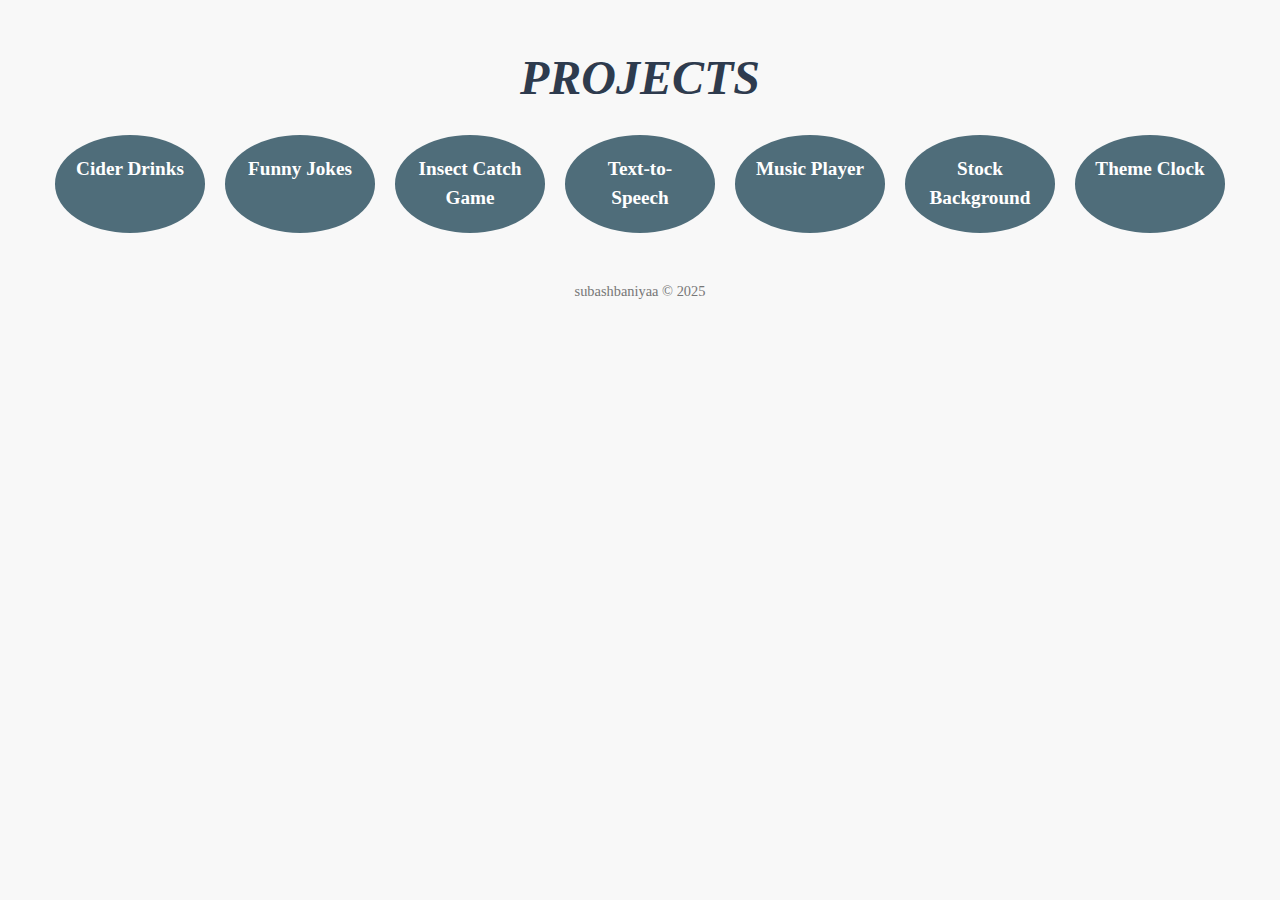
<file: index.html>
<!DOCTYPE html>
<html lang="en">
<head>
  <meta charset="UTF-8">
  <meta name="viewport" content="width=device-width, initial-scale=1.0">
  <title>Projects</title>
  <style>
    * {
      margin: 0;
      padding: 0;
      box-sizing: border-box;
    }

    body {
      font-family: 'Georgia', serif;
      background-color: #f8f8f8;
      color: #333;
      text-align: center;
      padding: 50px 20px;
    }

    h1 {
      font-size: 3em;
      color: #2e3b4e;
      margin-bottom: 30px;
      font-style: italic;
    }

    .projects {
      display: flex;
      flex-wrap: wrap;
      justify-content: center;
      gap: 20px;
      margin-top: 30px;
    }

    .project-box {
      background-color: #4f6d7a;
      color: white;
      width: 150px;
      padding: 20px;
      border-radius: 50%;
      text-decoration: none;
      font-size: 1.2em;
      font-weight: bold;
      line-height: 1.5;
      transition: transform 0.3s ease, background-color 0.3s ease;
    }

    .project-box:hover {
      background-color: #3a4c59;
      transform: translateY(-5px);
    }

    footer {
      margin-top: 50px;
      font-size: 0.9em;
      color: #777;
    }

    footer a {
      color: #777;
      text-decoration: none;
    }

    footer a:hover {
      color: #2e3b4e;
    }
  </style>
</head>
<body>

  <header>
    <h1>PROJECTS</h1>
  </header>

  <section class="projects">
    <a href="cider-drinks/index.html" target="_blank" class="project-box">Cider Drinks</a>
    <a href="funny-jokes/index.html" target="_blank" class="project-box">Funny Jokes</a>
    <a href="insect-catch-game/index.html" target="_blank" class="project-box">Insect Catch Game</a>
    <a href="text-to-speech/index.html" target="_blank" class="project-box">Text-to-Speech</a>
    <a href="music-player/index.html" target="_blank" class="project-box">Music Player</a>
    <a href="stock-bg/index.html" target="_blank" class="project-box">Stock Background</a>
    <a href="theme-clock/index.html" target="_blank" class="project-box">Theme Clock</a>
  </section>

  <footer>
    <p>subashbaniyaa &copy; 2025</p>
  </footer>

</body>
</html>
</file>
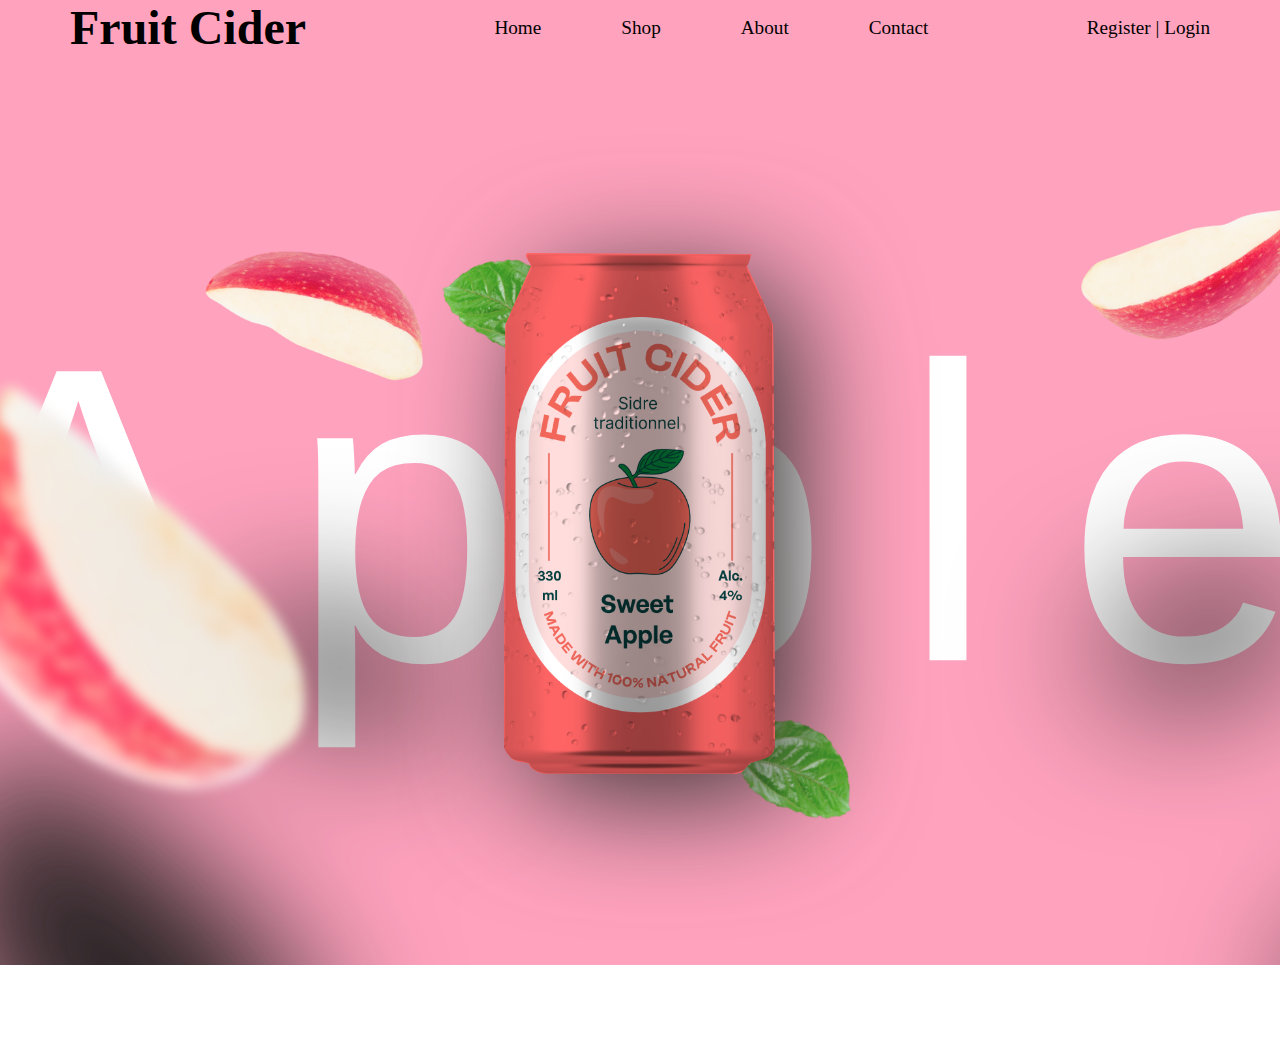
<file: cider-drinks/index.html>
<!DOCTYPE html>
<html lang="en">
<head>
    <meta charset="UTF-8">
    <meta name="viewport" content="width=device-width, initial-scale=1.0">
    <title>3D Carausel</title>
    <link rel="stylesheet" href="style.css">
</head>
<body>
    <header>
        <nav>
            <h3>F<span>r</span>u<span>i</span>t</span> C<span>i</span>d<span>e</span>r</h3>
            <div class="nav_links">
                <p>Home</p>
                <p>Shop</p>
                <p>About</p>
                <p>Contact</p>
            </div>
            <div class="register">
                Register  |  Login
            </div>
        </nav>
    </header>
    <div class="wrapper">
        <div class="can-upper">
            <div class="can"></div>
        </div>
        <div class="minty">
            <img id="minty1" src="./Assets/Minty-left.png" alt="mint-leaf">
            <img id="minty2" src="./Assets/Minty-right.png" alt="mint-leaf">
        </div>
        <div class="text">
            <div class="text1">Pear</div>
            <div class="text2">Apple</div>
            <div class="text3">Exotic</div>
        </div>
        <div class="carousel">
            <div class="car car-1">
                <img id="exotic-1" src="./Assets/Fruits/Exo.png" alt="exotics">
                <img id="exotic-2" src="./Assets/Fruits/Exo-muleft.png" alt="exotics">
                <img id="exotic-3" src="./Assets/Fruits/Exo-muleft.png" alt="exotics">
                <img id="exotic-4" src="./Assets/Fruits/Exo.png" alt="exotics">
            </div>
            <div class="car car-2">
                <img id="apple-1" src="./Assets/Fruits/Apple-big.png" alt="apples">
                <img id="apple-2" src="./Assets/Fruits/Apple-best.png" alt="apples">
                <img id="apple-3" src="./Assets/Fruits/Apple-best.png" alt="apples">
                <img id="apple-4" src="./Assets/Fruits/Apple-skew.png" alt="apples">
            </div>
            <div class="car car-3">
                <img id="pear-1" src="./Assets/Fruits/Pear-main.png" alt="pears">
                <img id="pear-2" src="./Assets/Fruits/Pear-2.png" alt="pears">
                <img id="pear-3" src="./Assets/Fruits/Pear-2.png" alt="pears">
                <img id="pear-4" src="./Assets/Fruits/Pear-main.png" alt="pears">
            </div>
        </div>
    </div>
    <script src="index.js"></script>
</body>
</html>
</file>
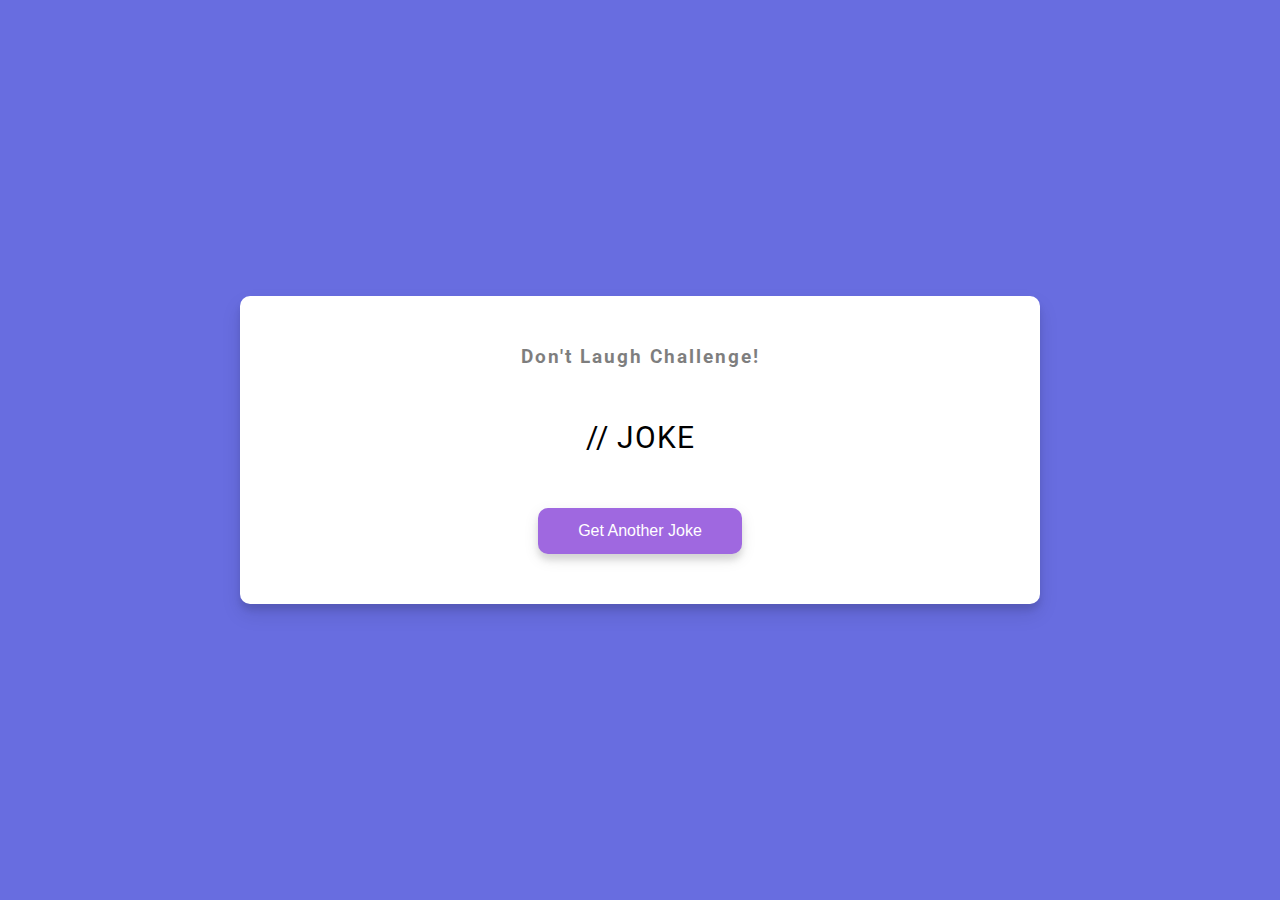
<file: funny-jokes/index.html>
<!DOCTYPE html>
<html lang="en">
  <head>
    <meta charset="UTF-8" />
    <meta name="viewport" content="width=device-width, initial-scale=1.0" />
    <link rel="stylesheet" href="style.css" />
    <title>Jokes</title>
  </head>
  <body>
    <div class="container">
      <h3>Don't Laugh Challenge!</h3>
      <div id="joke" class="joke">// JOKE</div>
      <button id="jokeBtn" class="btn">Get Another Joke</button>
    </div>
    <script src="script.js"></script>
  </body>
</html>
</file>
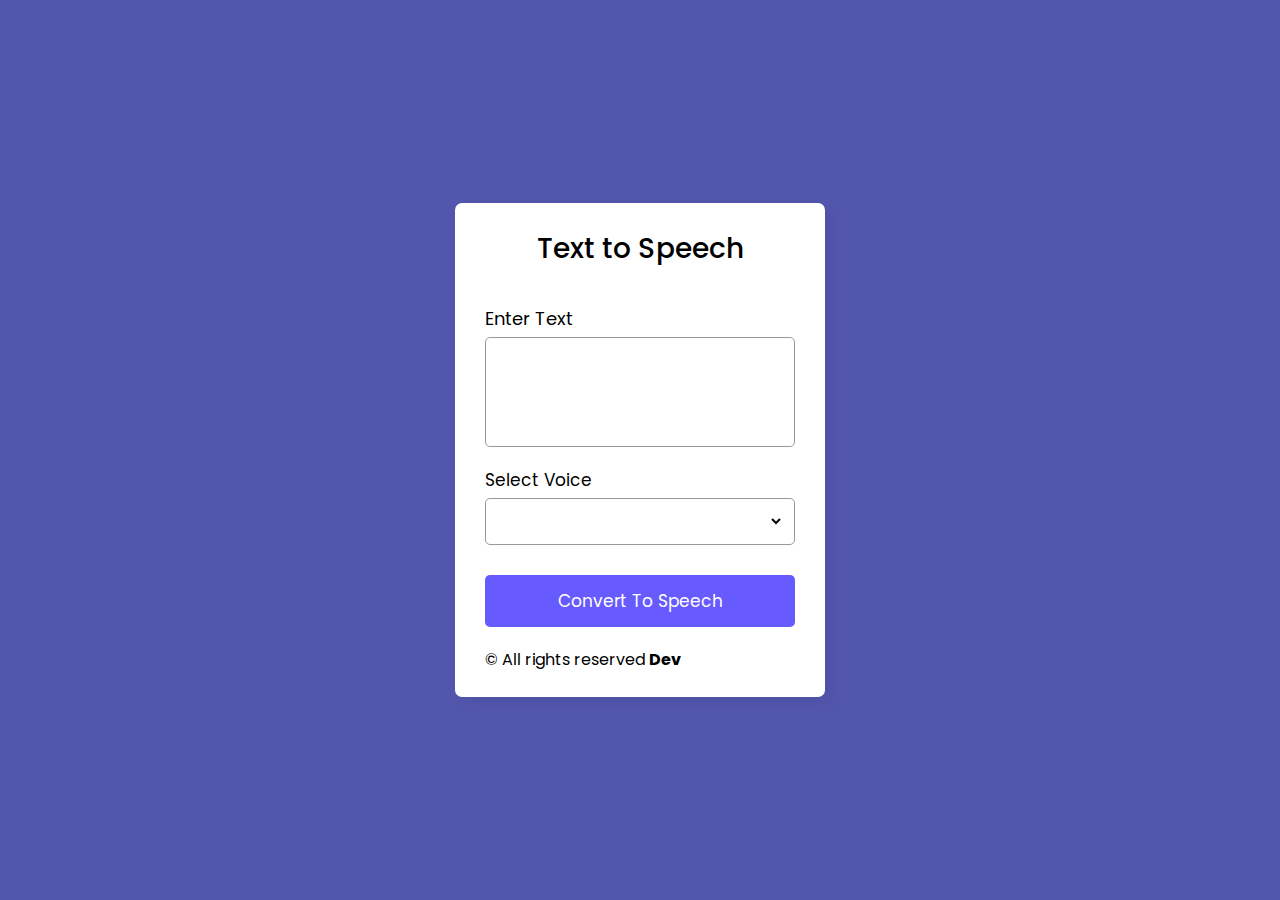
<file: text-to-speech/index.html>
<!DOCTYPE html>
<html lang="en">
  <head>
    <meta charset="UTF-8" />
    <meta http-equiv="X-UA-Compatible" content="IE=edge" />
    <meta name="viewport" content="width=device-width, initial-scale=1.0" />
    <title>Text to Speech</title>
    <link rel="stylesheet" href="style.css" />
  </head>
  <body>
    <div class="wrapper">
      <header>Text to Speech</header>
      <form action="#">
        <div class="row">
          <label> Enter Text </label>
          <textarea></textarea>
        </div>
        <div class="row">
          <label> Select Voice </label>
          <div class="outer">
            <select></select>
          </div>
        </div>
        <button type="submit">Convert To Speech</button>
      </form>
      <div class="class_footer">
        <p> © All rights reserved <b>Dev</b> </p>
      </div>
    </div>

    <script>
      document.addEventListener("DOMContentLoaded", () => {
        const textarea = document.querySelector("textarea"),
          voiceList = document.querySelector("select"),
          speechBtn = document.querySelector("button");

        let synth = speechSynthesis,
          isSpeaking = true;

        // Function to populate the voice list
        function voices() {
          voiceList.innerHTML = ""; // Clear the previous list before updating
          for (let voice of synth.getVoices()) {
            let selected = voice.name === "Google US English" ? "selected" : "";
            let option = `<option value="${voice.name}" ${selected}>${voice.name} (${voice.lang})</option>`;
            voiceList.insertAdjacentHTML("beforeend", option);
          }
        }

        // Populate the voices when voices are loaded/changed
        synth.addEventListener("voiceschanged", voices);

        // Function to convert text to speech
        function textToSpeech(text) {
          let utterance = new SpeechSynthesisUtterance(text);
          for (let voice of synth.getVoices()) {
            if (voice.name === voiceList.value) {
              utterance.voice = voice;
            }
          }
          synth.speak(utterance);
        }

        // Handle the button click to convert text to speech
        speechBtn.addEventListener("click", (e) => {
          e.preventDefault(); // Prevent form submission
          if (textarea.value !== "") {
            if (!synth.speaking) {
              textToSpeech(textarea.value);
            }
            if (textarea.value.length > 80) {
              setInterval(() => {
                if (!synth.speaking && !isSpeaking) {
                  isSpeaking = true;
                  speechBtn.innerText = "Convert To Speech";
                }
              }, 500);

              if (isSpeaking) {
                synth.resume();
                isSpeaking = false;
                speechBtn.innerText = "Pause Speech";
              } else {
                synth.pause();
                isSpeaking = true;
                speechBtn.innerText = "Resume Speech";
              }
            } else {
              speechBtn.innerText = "Convert To Speech";
            }
          }
        });

        // Call voices function initially to populate the list
        voices();
      });
    </script>
  </body>
</html>
</file>
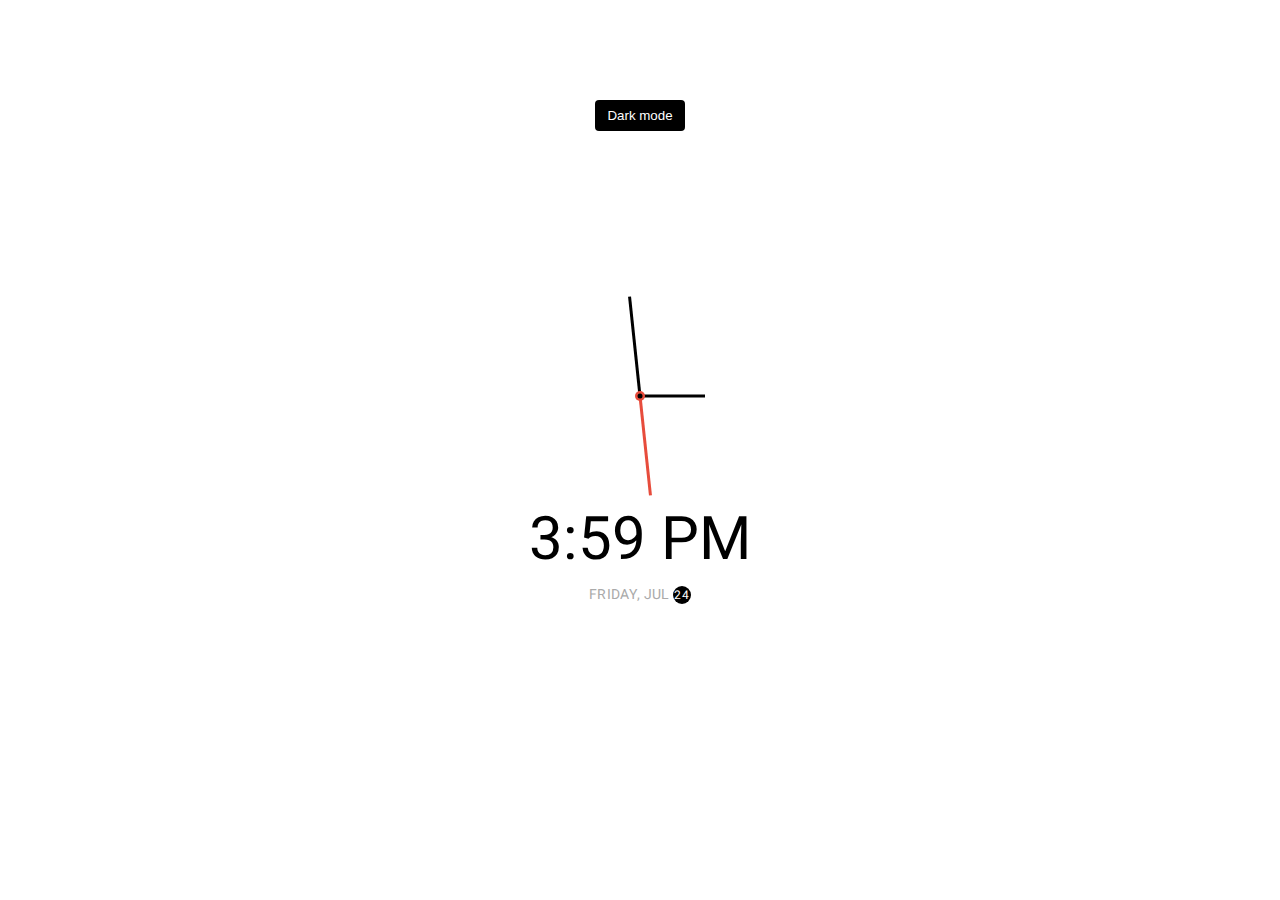
<file: theme-clock/index.html>
<!DOCTYPE html>
<html lang="en">
  <head>
    <meta charset="UTF-8" />
    <meta name="viewport" content="width=device-width, initial-scale=1.0" />
    <link rel="stylesheet" href="style.css" />
    <title>Theme Clock</title>
  </head>
  <body>
    <!-- Inspired by this dribbble shot https://dribbble.com/shots/5958443-Alarm-clock -->

    <button class="toggle">Dark mode</button>

    <div class="clock-container">
      <div class="clock">
        <div class="needle hour"></div>
        <div class="needle minute"></div>
        <div class="needle second"></div>
        <div class="center-point"></div>
      </div>

      <div class="time"></div>
      <div class="date"></div>
    </div>

    <script src="script.js"></script>
  </body>
</html>
</file>
<file: cider-drinks/style.css>
*{
  margin:0;
  padding:0;
  box-sizing:border-box;
  overflow: hidden;
  cursor:url(https://ani.cursors-4u.net/cursors/cur-13/cur1159.ani), url(https://ani.cursors-4u.net/cursors/cur-13/cur1159.png), auto !important;
}
header{
  width: 100%;
  z-index: 10;
  position: relative;
  margin-top: -10px;
}
nav{
  display: flex;
  font-size: 1.2em;
  align-items: center;
  justify-content: space-between;
  margin: 10px 40px;
}
h3{
  font-size: 3rem;
  margin: 0 30px;
  animation: colorChange 1s ease-in-out 1s infinite ;
  animation: name duration timing-function;
}
span{
  animation: colorC 1s ease-out 1s infinite ;
}
@keyframes colorC {
  0%{
      color: #0a0a0a;
  }50%{
      color: red;
  }100%{
      color: #0d0d0d;
  }
}
@keyframes colorChange {
  0%{
      color: red;
  }50%{
      color: #0a0a0a;
  }100%{
      color: red;
  }
}
.nav_links{
  display: flex;
  align-items: center;
  justify-content: center;
}
h3, .nav_links>p, .register{
  cursor: pointer;
}
.nav_links > p{
  padding: 0 40px;
}
.nav_links > p:hover, .register:hover{
  transform: scale(1.1);
  color:#826969;
}
.register{
  margin: 0 30px 0 0;
}
.wrapper{
  position: relative;
  width: 100dvw;
  height: 100dvh;
  display: flex;
  align-items: center;
  justify-content: center;
  background: url("./Assets/Backimage.png");
  background-position: 50%;
  transition: all 1s;
  transform: scale(1.2);
}
.can-upper{
  width: 285px;
  height: 550px;
  filter: drop-shadow(20px 20px 50px #373333);
  z-index: 4;
  transition: all 1s;
}
.can-upper:hover{
  transform: rotate(20deg);
}
.can{
  height: 550px;
  width: 285px;
  background: url("./Assets/can.png"), url("./Assets/Labels.png");
  transform: scale(0.8);
  background-size: cover, 300% 120%;
  background-position: center, 50%;
  transition: all 1s;
  background-blend-mode: multiply;
  z-index: 3;
  background-repeat: no-repeat; 
  clip-path: polygon(8.5% 0.4%, 90.5% 0.6% , 89.4% 2.4%, 89% 2.7%, 89% 3%, 95.2% 10%,
  98.4% 14%,98.6% 20%, 99.1% 94%,98.1% 95.3%, 98% 95.3%,96% 96% ,96% 96% ,90% 97%, 
  87% 98.7% ,85% 99%, 40% 99%, 14.7% 99% ,12.5% 98.7%, 10% 97.9%, 9% 97%, 5% 96.7%,
  3% 96.2%,1% 95%, 0% 94%, 0.5% 14%, 9.9% 2.9%, 9.7% 2.5%, 9.5% 2.2%,9.1% 2% ,8% 0.9%);
}
.minty{
  position: absolute;
  width: 400px;
  height: 550px;
  filter: brightness(1.2);
}
#minty1{
  width: 120px;
  transform: translate(30px,50px);   
}
#minty2{
  width: 120px;
  transform: translate(150px,440px) rotate(50deg);
}
#minty1, #minty2{
  transition: all 1s;
}
.text{
  position: absolute;
  display: flex;
  align-items: center;
  justify-content: center;
  color: #fff;
  z-index: -2;
  width: 300vw;
  font-size: 350px;
  font-family: fantasy, sans-serif;
  letter-spacing: 60px;
  transition: all 1s;
}
.text1, .text2, .text3{
  display: flex;
  align-items: center;
  justify-content: center;
  min-width: 100vw;
  margin-left: 25px;
  transition: all 1s;
}
.carousel{
  position: absolute;
  width: 100vw;
  z-index: -1;
  transition: all 1s;
  filter: drop-shadow(10px 300px 60px #211f1f);
}
.carousel .car {
  width: 100%;
  height: 100vh;
  transition: all 1s;
  transform: perspective(400px);
}
#exotic-1{
  width: 300px;
  transform: translate(100px,200px) rotate(350deg);
}
#exotic-2{
  width: 140px;
  transform: translate(40px,-160px) rotate(15deg);
}
#exotic-3{
  width: 170px;
  transform: translate(400px,130px) rotate(160deg);
  filter: blur(2px);
}
#exotic-4{
  width: 220px;
  transform: translate(600px,-50px) rotate(170deg);
  filter: blur(3px);
}

#apple-1{
  width: 300px;
  transform: translate(50px,320px) rotate(345deg);
  filter: blur(5px);
}
#apple-2{
  width: 200px;
  transform: translate(-30px,-30px) rotate(0deg);
}
#apple-3{
  width: 200px;
  transform: translate(500px,-50px) rotate(140deg);
}
#apple-4{
  width: 250px;
  transform: translate(450px,310px) rotate(350deg);
}

#pear-1{
  width: 400px;
  transform: translate(10px,100px) rotate(-90deg);
  filter: blur(2px);
}
#pear-2{
  width: 140px;
  transform: translate(-30px,-250px);
  filter: blur(2px);
}
#pear-3{
  width: 200px;
  transform: translate(370px,-200px) rotate(70deg);
}
#pear-4{
  width: 300px;
  transform: translate(350px,110px);
}
</file>
<file: funny-jokes/style.css>
@import url('https://fonts.googleapis.com/css2?family=Roboto:wght@400;700&display=swap');

* {
  box-sizing: border-box;
}

body {
  background-color: #686de0;
  font-family: 'Roboto', sans-serif;
  display: flex;
  flex-direction: column;
  align-items: center;
  justify-content: center;
  height: 100vh;
  overflow: hidden;
  margin: 0;
  padding: 20px;
}

.container {
  background-color: #fff;
  border-radius: 10px;
  box-shadow: 0 10px 20px rgba(0, 0, 0, 0.1), 0 6px 6px rgba(0, 0, 0, 0.1);
  padding: 50px 20px;
  text-align: center;
  max-width: 100%;
  width: 800px;
}

h3 {
  margin: 0;
  opacity: 0.5;
  letter-spacing: 2px;
}

.joke {
  font-size: 30px;
  letter-spacing: 1px;
  line-height: 40px;
  margin: 50px auto;
  max-width: 600px;
}

.btn {
  background-color: #9f68e0;
  color: #fff;
  border: 0;
  border-radius: 10px;
  box-shadow: 0 5px 15px rgba(0, 0, 0, 0.1), 0 6px 6px rgba(0, 0, 0, 0.1);
  padding: 14px 40px;
  font-size: 16px;
  cursor: pointer;
}

.btn:active {
  transform: scale(0.98);
}

.btn:focus {
  outline: 0;
}
</file>
<file: text-to-speech/style.css>
/* Import Google Font - Poppins */
@import url('https://fonts.googleapis.com/css2?family=Poppins:wght@400;500;600;700&display=swap');
*{
  margin: 0;
  padding: 0;
  box-sizing: border-box;
  font-family: 'Poppins', sans-serif;
}
body{
  display: flex;
  align-items: center;
  justify-content: center;
  min-height: 100vh;
  background: #5256AD;
}
::selection{
  color: #fff;
  background: #5256AD;
}
.wrapper{
  width: 370px;
  padding: 25px 30px;
  border-radius: 7px;
  background: #fff;
  box-shadow: 7px 7px 20px rgba(0,0,0,0.05);
}
.wrapper header{
  font-size: 28px;
  font-weight: 500;
  text-align: center;
}
.wrapper form{
  margin: 35px 0 20px;
}
form .row{
  display: flex;
  margin-bottom: 20px;
  flex-direction: column;
}
form .row label{
  font-size: 18px;
  margin-bottom: 5px;
}
form .row:nth-child(2) label{
  font-size: 17px;
}
form :where(textarea, select, button){
  outline: none;
  width: 100%;
  height: 100%;
  border: none;
  border-radius: 5px;
}
form .row textarea{
  resize: none;
  height: 110px;
  font-size: 15px;
  padding: 8px 10px;
  border: 1px solid #999;
}
form .row textarea::-webkit-scrollbar{
  width: 0px;
}
form .row .outer{
  height: 47px;
  display: flex;
  padding: 0 10px;
  align-items: center;
  border-radius: 5px;
  justify-content: center;
  border: 1px solid #999;
}
form .row select{
  font-size: 14px;
  background: none;
}
form .row select::-webkit-scrollbar{
  width: 8px;
}
form .row select::-webkit-scrollbar-track{
  background: #fff;
}
form .row select::-webkit-scrollbar-thumb{
  background: #888;
  border-radius: 8px;
  border-right: 2px solid #ffffff;
}
form button{
  height: 52px;
  color: #fff;
  font-size: 17px;
  cursor: pointer;
  margin-top: 10px;
  background: #675AFE;
  transition: 0.3s ease;
}
form button:hover{
  background: #4534fe;
}
.class_footer{

}

@media(max-width: 400px){
  .wrapper{
    max-width: 345px;
    width: 100%;
  }
}
</file>
<file: theme-clock/style.css>
@import url('https://fonts.googleapis.com/css?family=Heebo:300&display=swap');

* {
  box-sizing: border-box;
}

:root {
  --primary-color: #000;
  --secondary-color: #fff;
}

html {
  transition: all 0.5s ease-in;
}

html.dark {
  --primary-color: #fff;
  --secondary-color: #333;
}

html.dark {
  background-color: #111;
  color: var(--primary-color);
}

body {
  font-family: 'Heebo', sans-serif;
  display: flex;
  align-items: center;
  justify-content: center;
  height: 100vh;
  overflow: hidden;
  margin: 0;
}

.toggle {
  cursor: pointer;
  background-color: var(--primary-color);
  color: var(--secondary-color);
  border: 0;
  border-radius: 4px;
  padding: 8px 12px;
  position: absolute;
  top: 100px;
}

.toggle:focus {
  outline: none;
}

.clock-container {
  display: flex;
  flex-direction: column;
  justify-content: space-between;
  align-items: center;
}

.clock {
  position: relative;
  width: 200px;
  height: 200px;
}

.needle {
  background-color: var(--primary-color);
  position: absolute;
  top: 50%;
  left: 50%;
  height: 65px;
  width: 3px;
  transform-origin: bottom center;
  transition: all 0.5s ease-in linear;
}

.needle.hour {
  transform: translate(-50%, -100%) rotate(0deg);
}

.needle.minute {
  transform: translate(-50%, -100%) rotate(0deg);
  height: 100px;
}

.needle.second {
  transform: translate(-50%, -100%) rotate(0deg);
  height: 100px;
  background-color: #e74c3c;
}

.center-point {
  background-color: #e74c3c;
  width: 10px;
  height: 10px;
  position: absolute;
  top: 50%;
  left: 50%;
  transform: translate(-50%, -50%);
  border-radius: 50%;
}

.center-point::after {
  content: '';
  background-color: var(--primary-color);
  width: 5px;
  height: 5px;
  position: absolute;
  top: 50%;
  left: 50%;
  transform: translate(-50%, -50%);
  border-radius: 50%;
}

.time {
  font-size: 60px;
}

.date {
  color: #aaa;
  font-size: 14px;
  letter-spacing: 0.3px;
  text-transform: uppercase;
}

.date .circle {
  background-color: var(--primary-color);
  color: var(--secondary-color);
  border-radius: 50%;
  height: 18px;
  width: 18px;
  display: inline-flex;
  align-items: center;
  justify-content: center;
  line-height: 18px;
  transition: all 0.5s ease-in;
  font-size: 12px;
}
</file>
